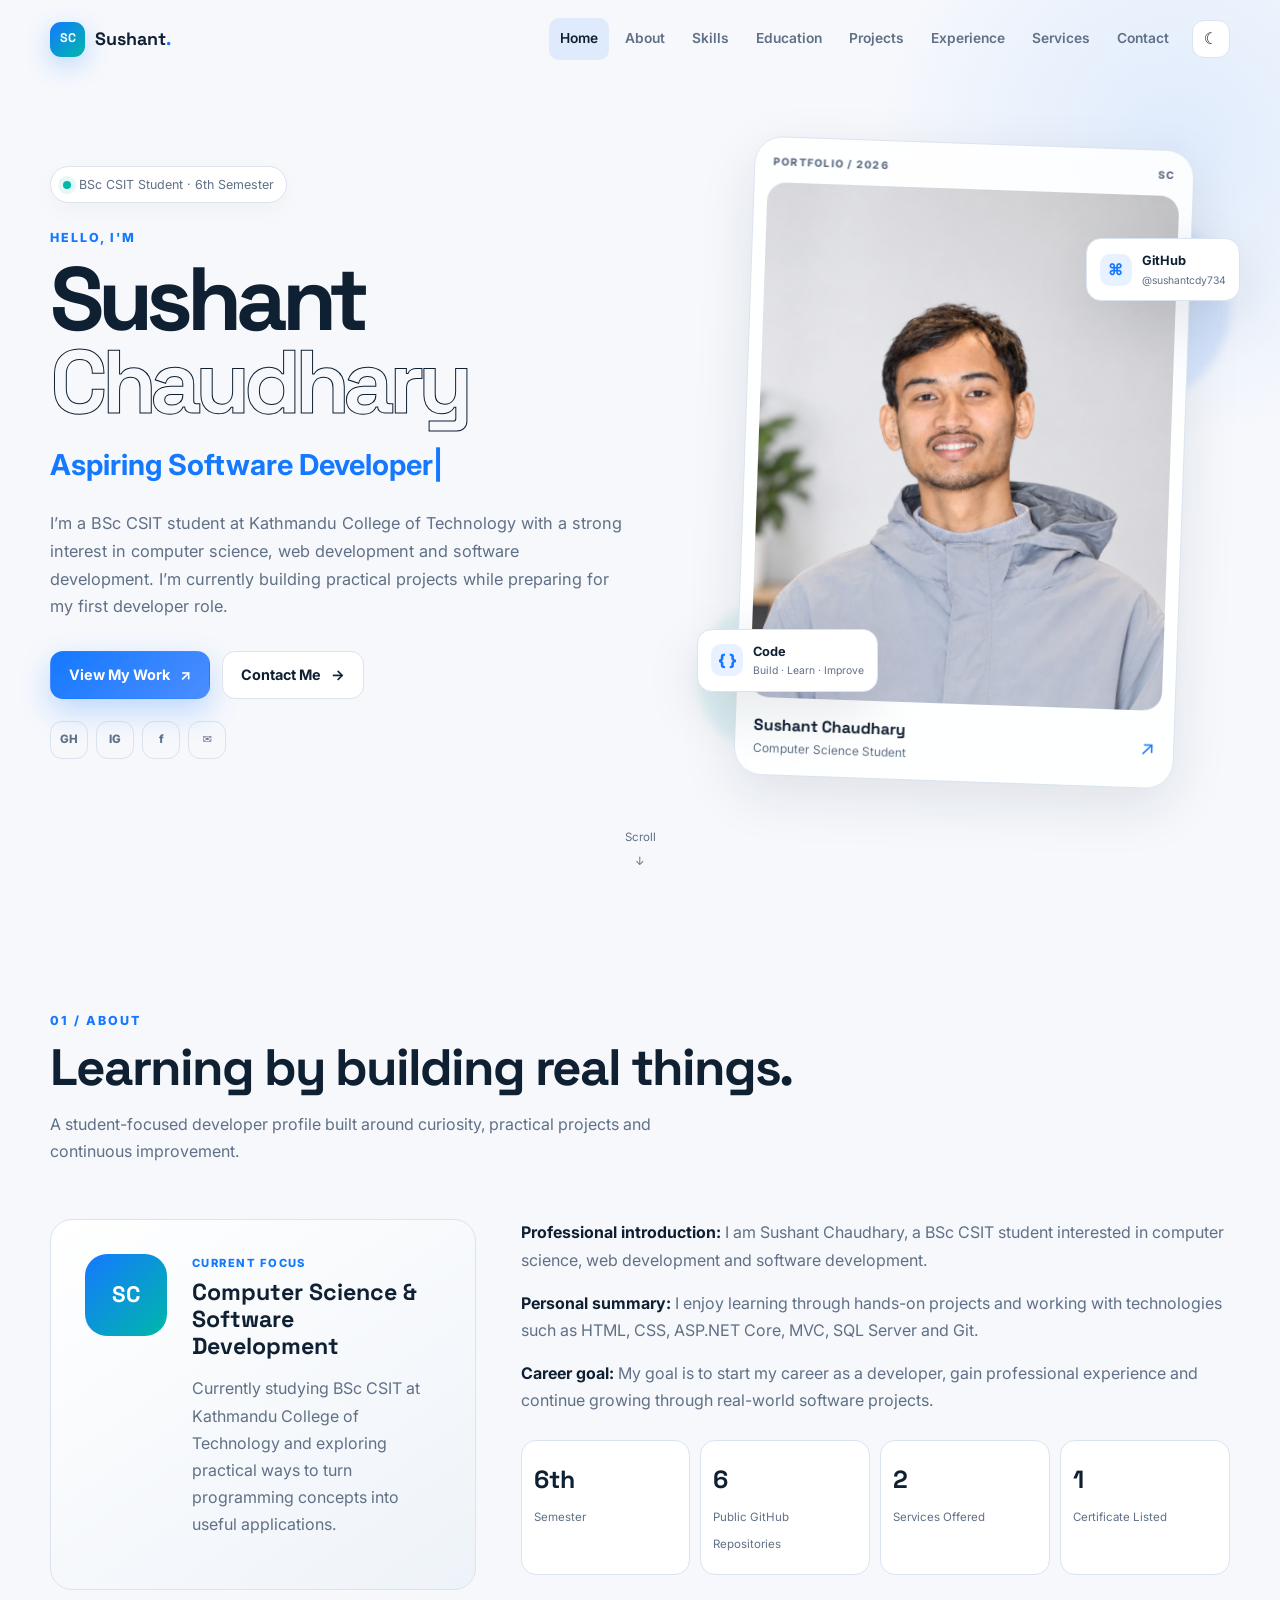
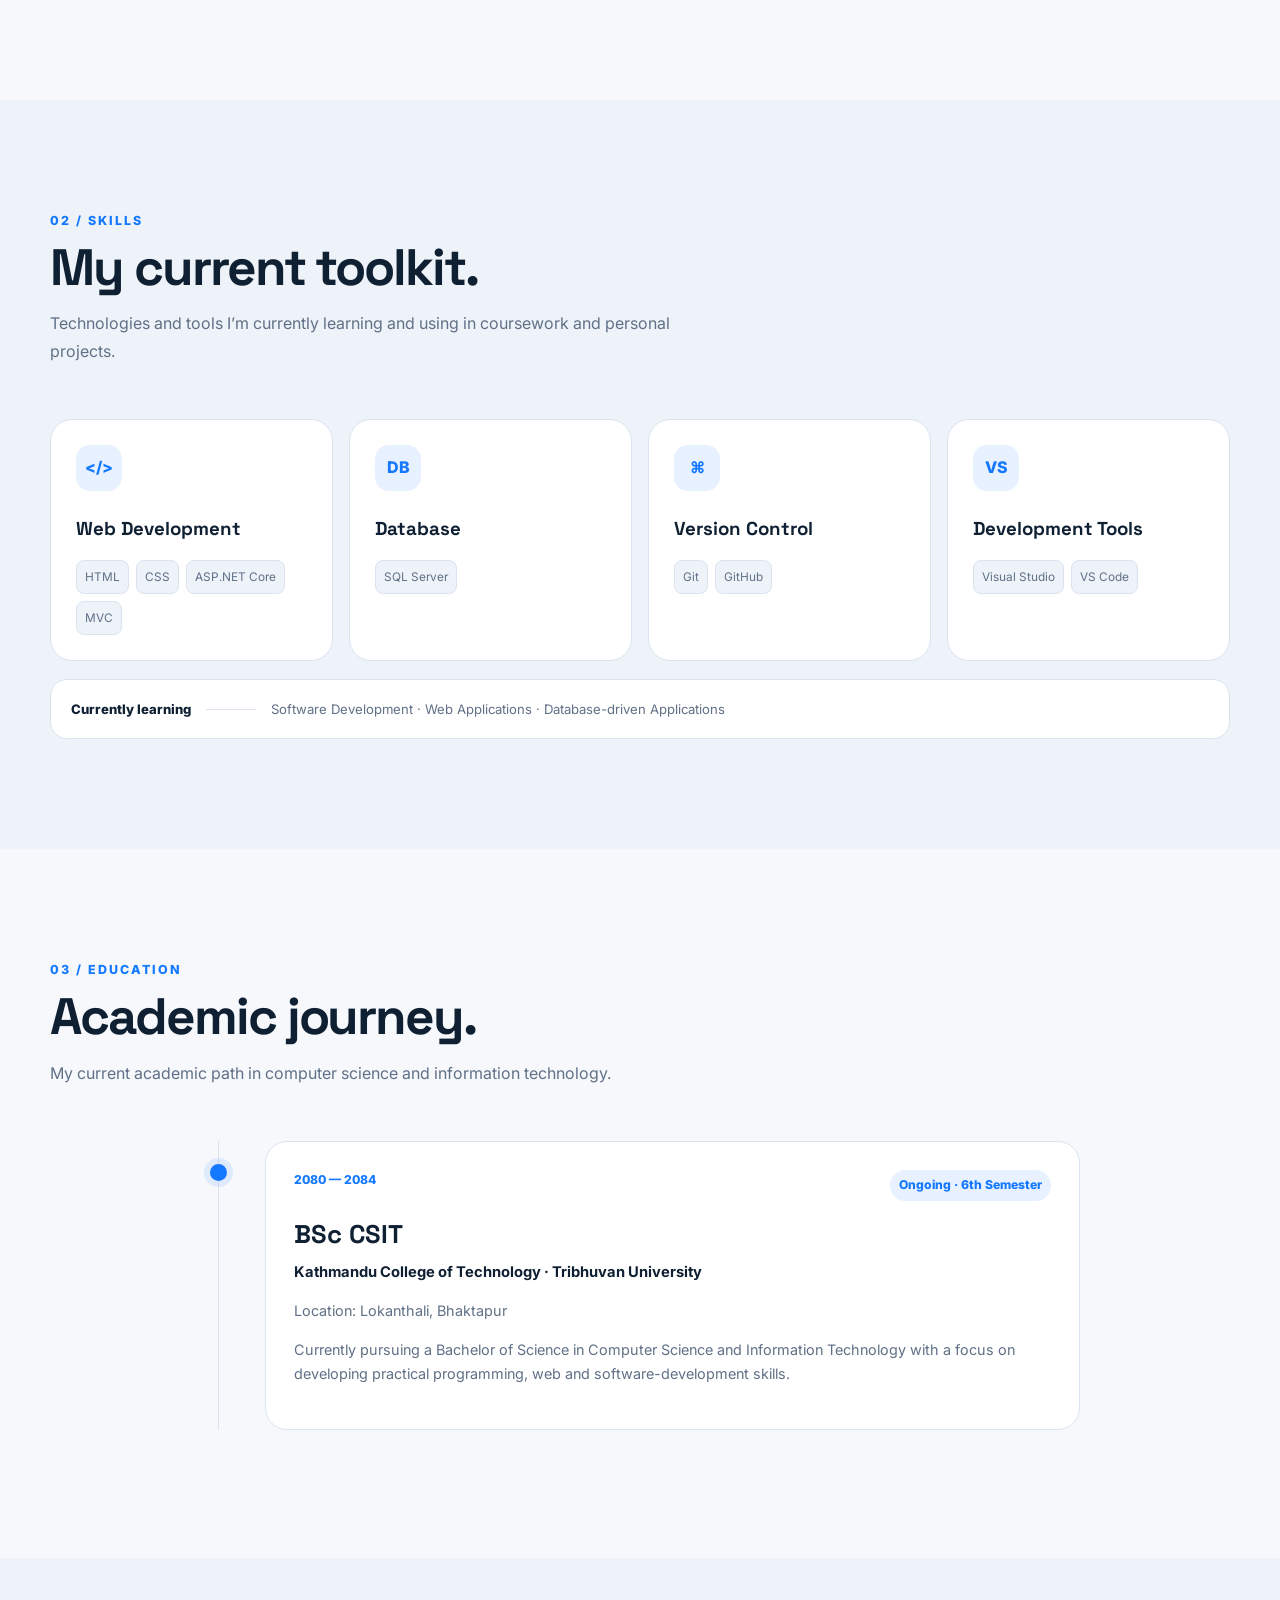
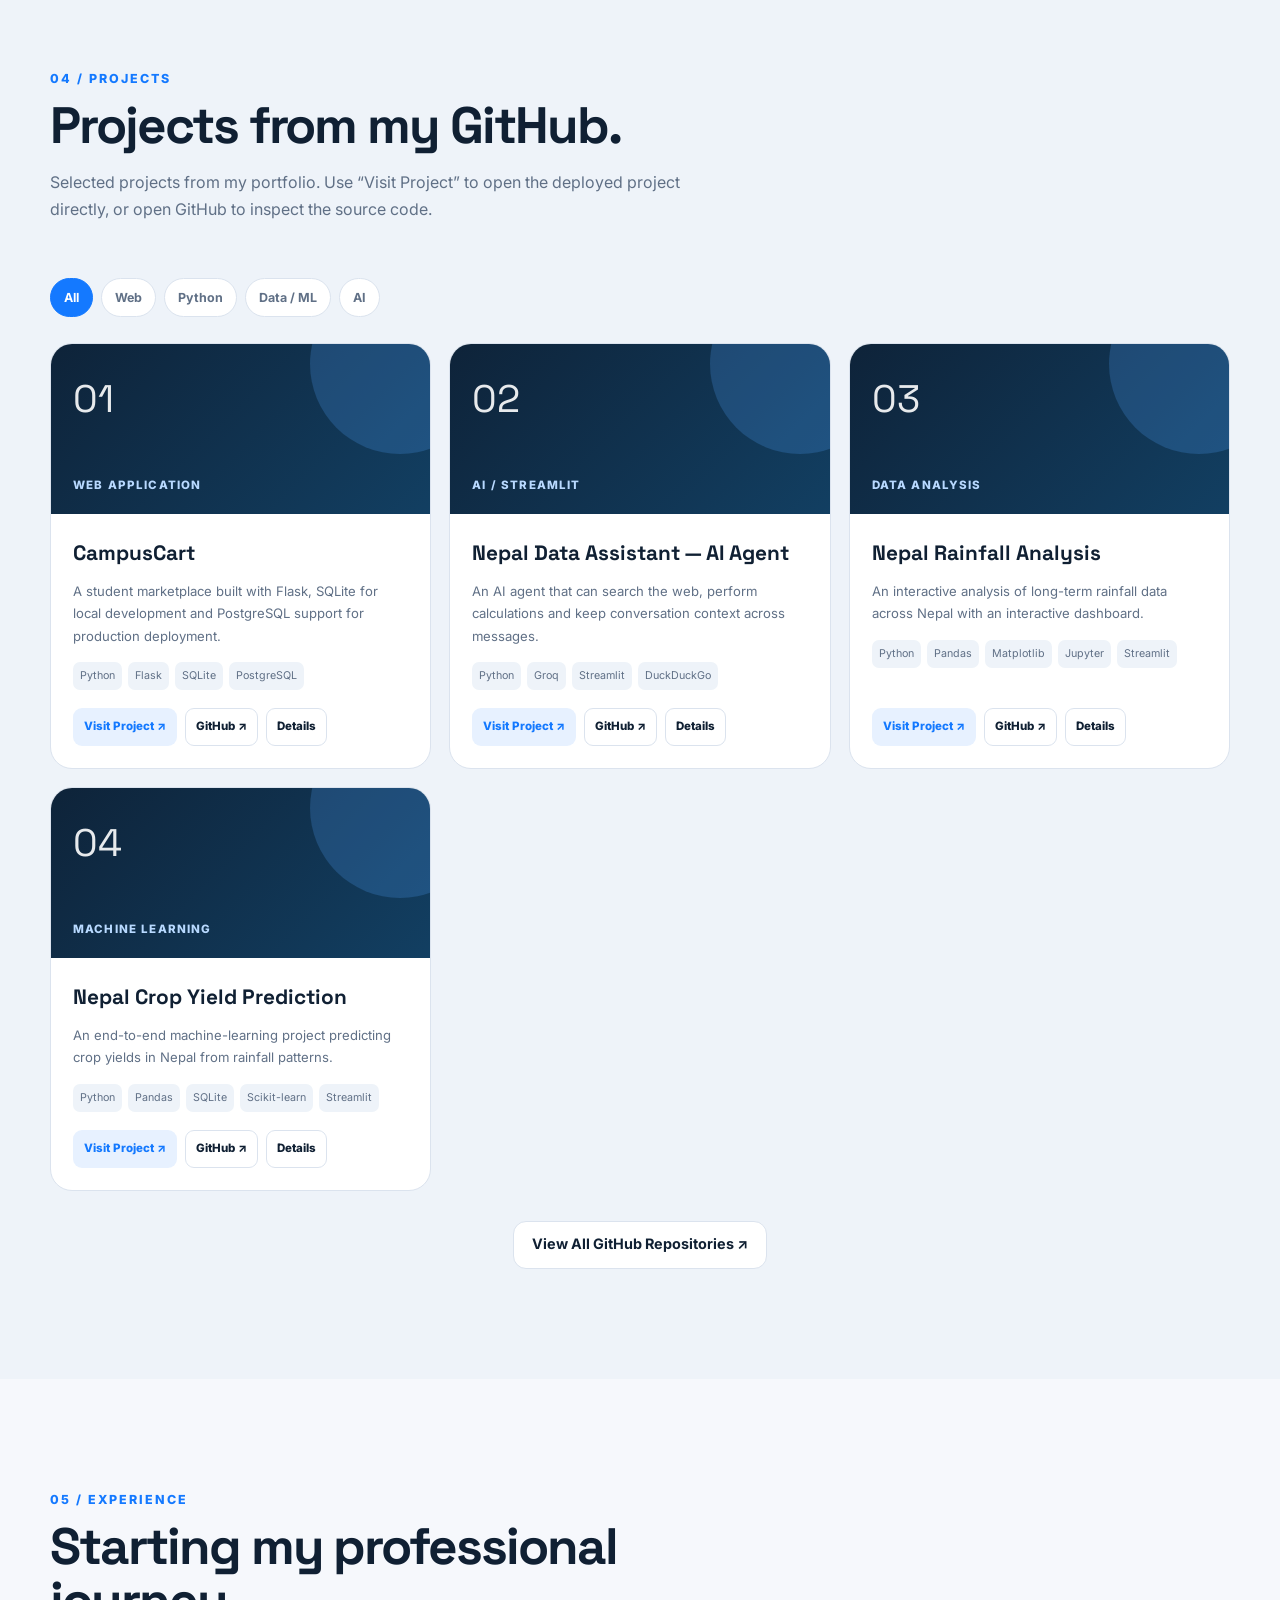
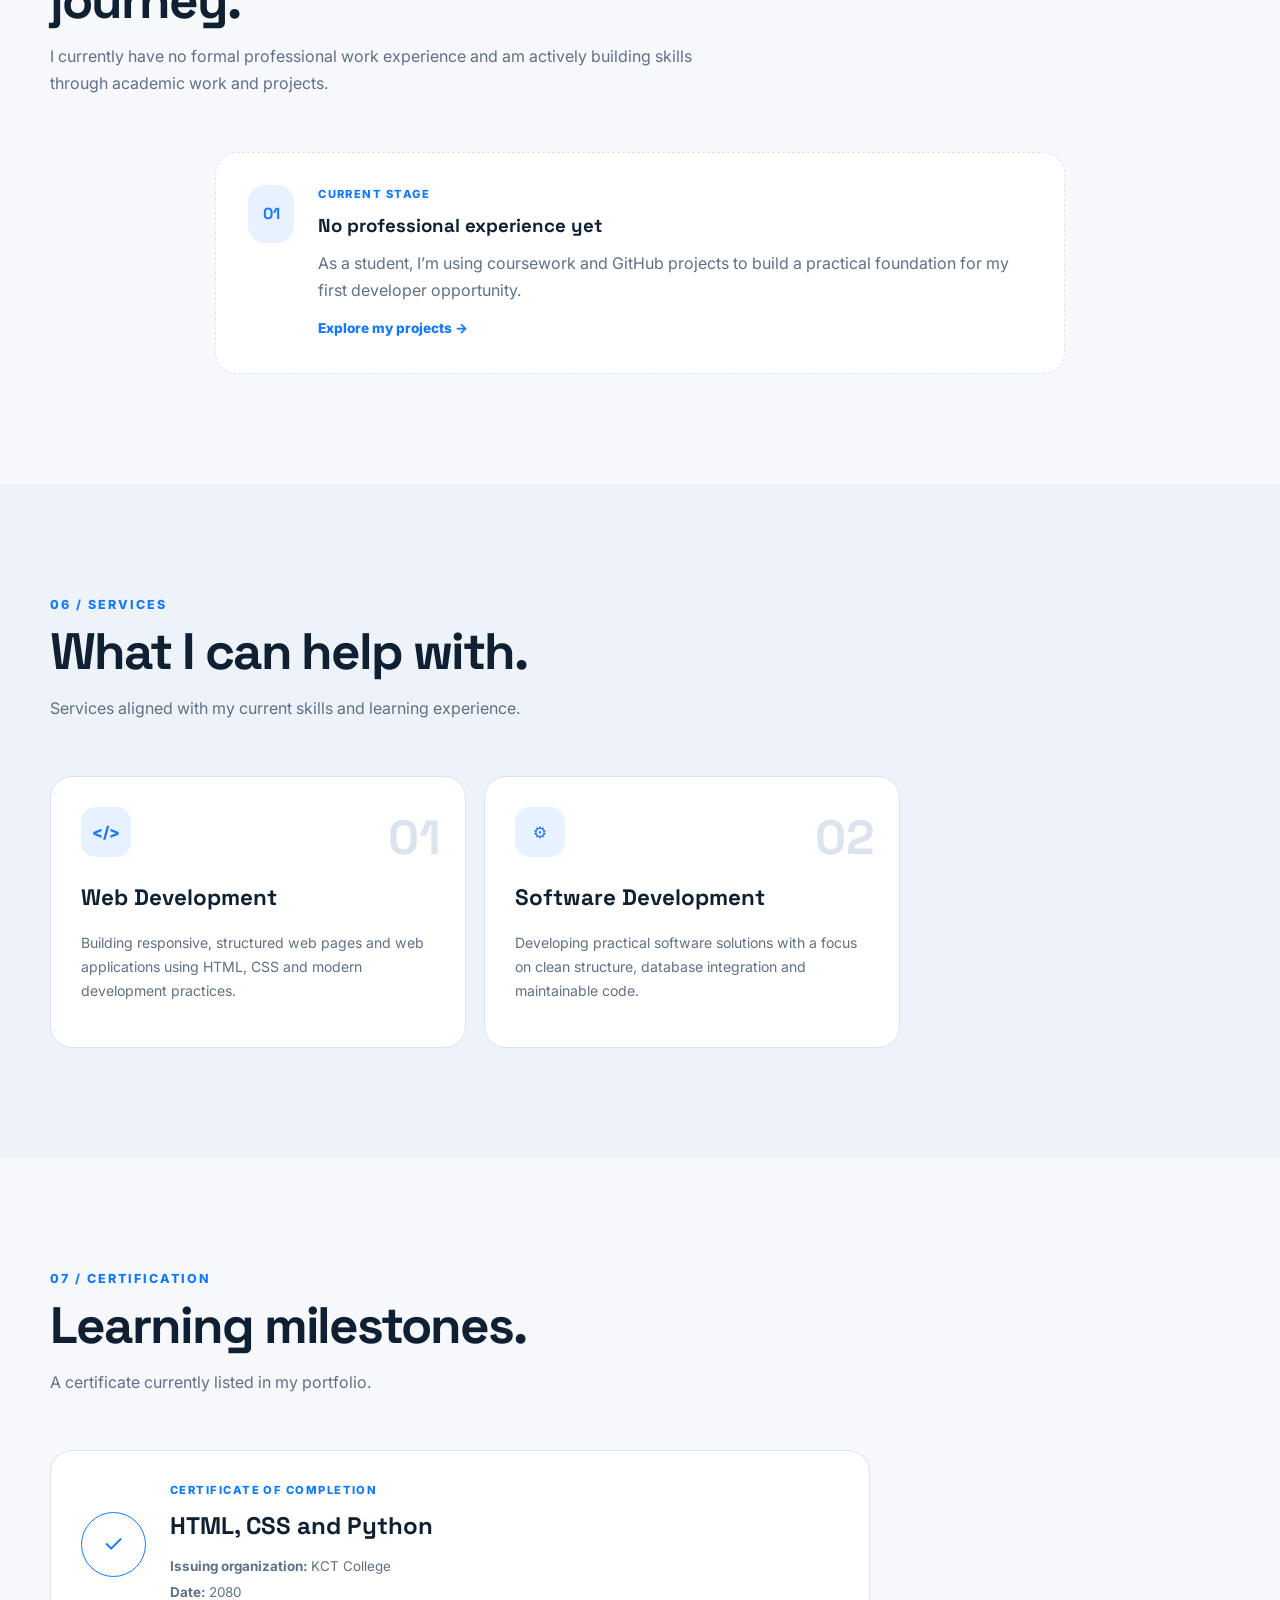
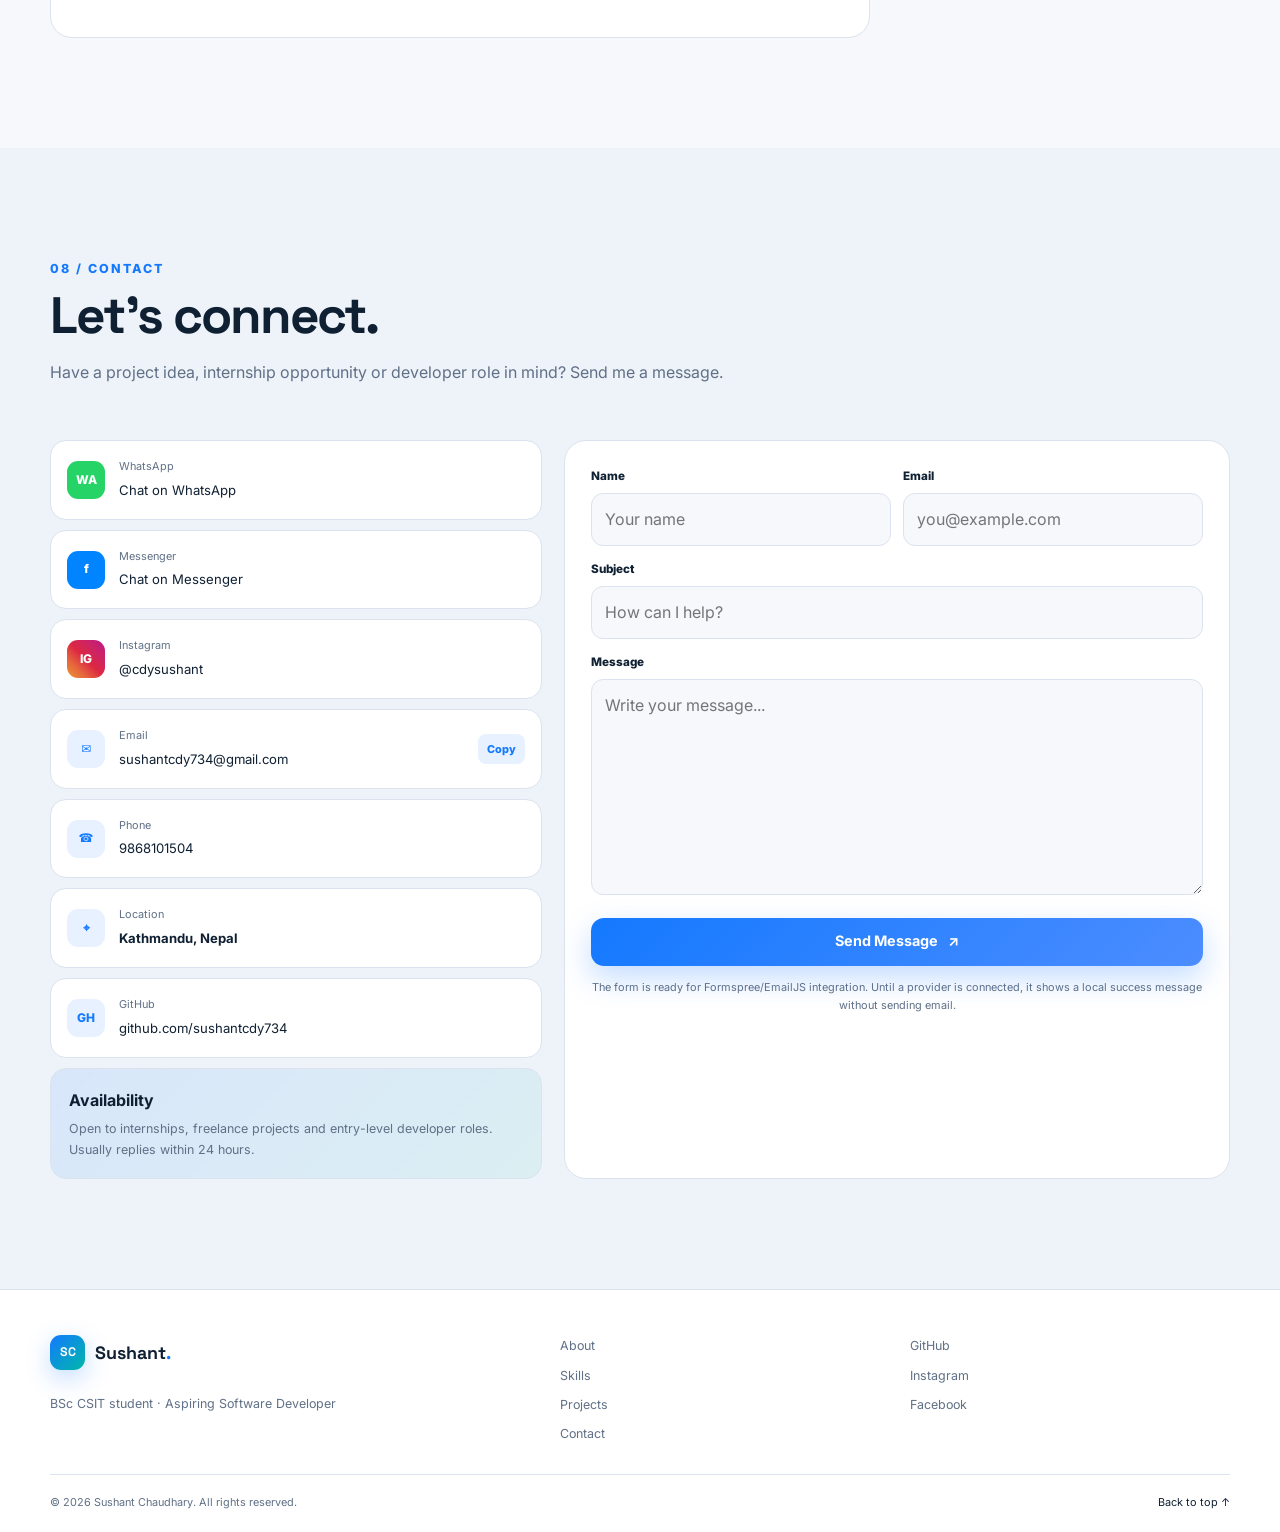
<file: index.html>
<!doctype html>
<html lang="en">
<head>
  <meta charset="utf-8">
  <meta name="viewport" content="width=device-width, initial-scale=1">
  <meta name="description" content="Sushant Chaudhary — BSc CSIT student and aspiring software developer. Explore skills, education, projects, certifications and contact information.">
  <meta name="keywords" content="Sushant Chaudhary, BSc CSIT, software developer, web development, ASP.NET Core, MVC, SQL Server, GitHub, Kathmandu">
  <meta name="author" content="Sushant Chaudhary">
  <meta property="og:title" content="Sushant Chaudhary | Developer Portfolio">
  <meta property="og:description" content="Portfolio of Sushant Chaudhary, a BSc CSIT student interested in computer science and software development.">
  <meta property="og:type" content="website">
  <meta property="og:image" content="images/profile.jpg">
  <meta name="theme-color" content="#08111f">
  <title>Sushant Chaudhary | Developer Portfolio</title>
  <link rel="icon" href="images/profile.jpg" type="image/jpeg">
  <link rel="preconnect" href="https://fonts.googleapis.com">
  <link rel="preconnect" href="https://fonts.gstatic.com" crossorigin>
  <link href="https://fonts.googleapis.com/css2?family=Inter:wght@400;500;600;700;800&family=Space+Grotesk:wght@500;600;700&display=swap" rel="stylesheet">
  <link rel="stylesheet" href="css/style.css">
</head>
<body>
  <div id="loader" class="loader" aria-label="Loading"><div class="loader-ring"></div></div>
  <div class="scroll-progress" id="scrollProgress"></div>

  <header class="site-header" id="siteHeader">
    <nav class="navbar container" aria-label="Primary navigation">
      <a class="brand" href="#home" aria-label="Sushant Chaudhary home">
        <span class="brand-mark">SC</span><span>Sushant<span class="brand-dot">.</span></span>
      </a>

      <button class="menu-toggle" id="menuToggle" aria-label="Open navigation menu" aria-expanded="false" aria-controls="navMenu">
        <span></span><span></span><span></span>
      </button>

      <div class="nav-menu" id="navMenu">
        <a href="#home" class="nav-link active">Home</a>
        <a href="#about" class="nav-link">About</a>
        <a href="#skills" class="nav-link">Skills</a>
        <a href="#education" class="nav-link">Education</a>
        <a href="#projects" class="nav-link">Projects</a>
        <a href="#experience" class="nav-link">Experience</a>
        <a href="#services" class="nav-link">Services</a>
        <a href="#contact" class="nav-link">Contact</a>
        <button class="theme-toggle" id="themeToggle" aria-label="Toggle dark and light mode" title="Toggle theme">☾</button>
      </div>
    </nav>
  </header>

  <main>
    <section id="home" class="hero section">
      <div class="hero-grid container">
        <div class="hero-copy reveal">
          <div class="status-pill"><span></span> BSc CSIT Student · 6th Semester</div>
          <p class="eyebrow">Hello, I'm</p>
          <h1>Sushant <span>Chaudhary</span></h1>
          <h2><span id="typingText">Aspiring Software Developer</span><span class="typing-cursor" aria-hidden="true">|</span></h2>
          <p class="hero-description">
            I’m a BSc CSIT student at Kathmandu College of Technology with a strong interest in computer science,
            web development and software development. I’m currently building practical projects while preparing for my first developer role.
          </p>
          <div class="hero-actions">
            <a class="btn btn-primary" href="#projects">View My Work <span>↗</span></a>
            <a class="btn btn-secondary" href="#contact">Contact Me <span>→</span></a>
          </div>
          <div class="social-links" aria-label="Social links">
            <a href="https://github.com/sushantcdy734" target="_blank" rel="noopener noreferrer" aria-label="GitHub">GH</a>
            <a href="https://www.instagram.com/cdysushant/?hl=en" target="_blank" rel="noopener noreferrer" aria-label="Instagram">IG</a>
            <a href="https://www.facebook.com/sushant.chaudhary.543792" target="_blank" rel="noopener noreferrer" aria-label="Facebook">f</a>
            <a href="mailto:sushantcdy734@gmail.com" aria-label="Email">✉</a>
          </div>
        </div>

        <div class="hero-visual reveal">
          <div class="glow glow-one"></div>
          <div class="glow glow-two"></div>
          <div class="profile-card">
            <div class="profile-topline"><span>PORTFOLIO / 2026</span><span>SC</span></div>
            <img src="images/profile.jpg" alt="Portrait of Sushant Chaudhary" loading="eager">
            <div class="profile-caption">
              <div>
                <strong>Sushant Chaudhary</strong>
                <span>Computer Science Student</span>
              </div>
              <span class="profile-arrow">↗</span>
            </div>
          </div>
          <div class="floating-card floating-card-one"><span class="mini-icon">{ }</span><div><strong>Code</strong><small>Build · Learn · Improve</small></div></div>
          <div class="floating-card floating-card-two"><span class="mini-icon">⌘</span><div><strong>GitHub</strong><small>@sushantcdy734</small></div></div>
        </div>
      </div>
      <a class="scroll-hint" href="#about" aria-label="Scroll to About section"><span>Scroll</span> ↓</a>
    </section>

    <section id="about" class="section">
      <div class="container">
        <div class="section-heading reveal">
          <p class="eyebrow">01 / About</p>
          <h2>Learning by building real things.</h2>
          <p>A student-focused developer profile built around curiosity, practical projects and continuous improvement.</p>
        </div>

        <div class="about-grid">
          <div class="about-panel reveal">
            <div class="about-number">SC</div>
            <div>
              <span class="panel-label">Current focus</span>
              <h3>Computer Science & Software Development</h3>
              <p>Currently studying BSc CSIT at Kathmandu College of Technology and exploring practical ways to turn programming concepts into useful applications.</p>
            </div>
          </div>

          <div class="about-copy reveal">
            <p><strong>Professional introduction:</strong> I am Sushant Chaudhary, a BSc CSIT student interested in computer science, web development and software development.</p>
            <p><strong>Personal summary:</strong> I enjoy learning through hands-on projects and working with technologies such as HTML, CSS, ASP.NET Core, MVC, SQL Server and Git.</p>
            <p><strong>Career goal:</strong> My goal is to start my career as a developer, gain professional experience and continue growing through real-world software projects.</p>

            <div class="stats-grid">
              <div class="stat"><strong>6th</strong><span>Semester</span></div>
              <div class="stat"><strong>6</strong><span>Public GitHub Repositories</span></div>
              <div class="stat"><strong>2</strong><span>Services Offered</span></div>
              <div class="stat"><strong>1</strong><span>Certificate Listed</span></div>
            </div>
          </div>
        </div>
      </div>
    </section>

    <section id="skills" class="section section-muted">
      <div class="container">
        <div class="section-heading reveal">
          <p class="eyebrow">02 / Skills</p>
          <h2>My current toolkit.</h2>
          <p>Technologies and tools I’m currently learning and using in coursework and personal projects.</p>
        </div>

        <div class="skills-grid">
          <article class="skill-card reveal">
            <div class="skill-icon">&lt;/&gt;</div>
            <h3>Web Development</h3>
            <div class="skill-tags">
              <span>HTML</span><span>CSS</span><span>ASP.NET Core</span><span>MVC</span>
            </div>
          </article>
          <article class="skill-card reveal">
            <div class="skill-icon">DB</div>
            <h3>Database</h3>
            <div class="skill-tags">
              <span>SQL Server</span>
            </div>
          </article>
          <article class="skill-card reveal">
            <div class="skill-icon">⌘</div>
            <h3>Version Control</h3>
            <div class="skill-tags">
              <span>Git</span><span>GitHub</span>
            </div>
          </article>
          <article class="skill-card reveal">
            <div class="skill-icon">VS</div>
            <h3>Development Tools</h3>
            <div class="skill-tags">
              <span>Visual Studio</span><span>VS Code</span>
            </div>
          </article>
        </div>

        <div class="learning-strip reveal">
          <span class="learning-label">Currently learning</span>
          <div class="learning-line"></div>
          <span>Software Development · Web Applications · Database-driven Applications</span>
        </div>
      </div>
    </section>

    <section id="education" class="section">
      <div class="container">
        <div class="section-heading reveal">
          <p class="eyebrow">03 / Education</p>
          <h2>Academic journey.</h2>
          <p>My current academic path in computer science and information technology.</p>
        </div>

        <div class="timeline">
          <article class="timeline-item reveal">
            <div class="timeline-dot"></div>
            <div class="timeline-card">
              <div class="timeline-meta"><span>2080 — 2084</span><span class="badge">Ongoing · 6th Semester</span></div>
              <h3>BSc CSIT</h3>
              <h4>Kathmandu College of Technology · Tribhuvan University</h4>
              <p>Location: Lokanthali, Bhaktapur</p>
              <p>Currently pursuing a Bachelor of Science in Computer Science and Information Technology with a focus on developing practical programming, web and software-development skills.</p>
            </div>
          </article>
        </div>
      </div>
    </section>

    <section id="projects" class="section section-muted">
      <div class="container">
        <div class="section-heading reveal">
          <p class="eyebrow">04 / Projects</p>
          <h2>Projects from my GitHub.</h2>
          <p>Selected projects from my portfolio. Use “Visit Project” to open the deployed project directly, or open GitHub to inspect the source code.</p>
        </div>

        <div class="filter-row reveal" role="group" aria-label="Project filters">
          <button class="filter-btn active" data-filter="all">All</button>
          <button class="filter-btn" data-filter="web">Web</button>
          <button class="filter-btn" data-filter="python">Python</button>
          <button class="filter-btn" data-filter="data">Data / ML</button>
          <button class="filter-btn" data-filter="ai">AI</button>
        </div>

        <div id="projectGrid" class="projects-grid"></div>

        <div class="projects-footer reveal">
          <a class="btn btn-secondary" href="https://github.com/sushantcdy734?tab=repositories" target="_blank" rel="noopener noreferrer">View All GitHub Repositories ↗</a>
        </div>
      </div>
    </section>

    <section id="experience" class="section">
      <div class="container">
        <div class="section-heading reveal">
          <p class="eyebrow">05 / Experience</p>
          <h2>Starting my professional journey.</h2>
          <p>I currently have no formal professional work experience and am actively building skills through academic work and projects.</p>
        </div>

        <div class="experience-empty reveal">
          <div class="empty-icon">01</div>
          <div>
            <span class="panel-label">Current stage</span>
            <h3>No professional experience yet</h3>
            <p>As a student, I’m using coursework and GitHub projects to build a practical foundation for my first developer opportunity.</p>
            <a href="#projects" class="text-link">Explore my projects →</a>
          </div>
        </div>
      </div>
    </section>

    <section id="services" class="section section-muted">
      <div class="container">
        <div class="section-heading reveal">
          <p class="eyebrow">06 / Services</p>
          <h2>What I can help with.</h2>
          <p>Services aligned with my current skills and learning experience.</p>
        </div>

        <div class="services-grid">
          <article class="service-card reveal">
            <span class="service-number">01</span>
            <div class="service-icon">&lt;/&gt;</div>
            <h3>Web Development</h3>
            <p>Building responsive, structured web pages and web applications using HTML, CSS and modern development practices.</p>
          </article>
          <article class="service-card reveal">
            <span class="service-number">02</span>
            <div class="service-icon">⚙</div>
            <h3>Software Development</h3>
            <p>Developing practical software solutions with a focus on clean structure, database integration and maintainable code.</p>
          </article>
        </div>
      </div>
    </section>

    <section id="certifications" class="section">
      <div class="container">
        <div class="section-heading reveal">
          <p class="eyebrow">07 / Certification</p>
          <h2>Learning milestones.</h2>
          <p>A certificate currently listed in my portfolio.</p>
        </div>

        <article class="certificate-card reveal">
          <div class="certificate-seal">✓</div>
          <div>
            <span class="panel-label">Certificate of Completion</span>
            <h3>HTML, CSS and Python</h3>
            <p><strong>Issuing organization:</strong> KCT College</p>
            <p><strong>Date:</strong> 2080</p>
          </div>
        </article>
      </div>
    </section>

    <section id="contact" class="section section-muted">
      <div class="container">
        <div class="section-heading reveal">
          <p class="eyebrow">08 / Contact</p>
          <h2>Let's connect.</h2>
          <p>Have a project idea, internship opportunity or developer role in mind? Send me a message.</p>
        </div>

        <div class="contact-grid">
          <div class="contact-info reveal">
  <!-- WhatsApp -->
  <div class="contact-card">
    <span class="contact-icon" style="background:#25D366; color:white;">WA</span>
    <div><span>WhatsApp</span><a href="https://wa.me/9779868101504?text=Hello%20Sushant,%20I%20saw%20your%20portfolio!" target="_blank" rel="noopener noreferrer">Chat on WhatsApp</a></div>
  </div>
  
  <!-- Facebook Messenger -->
  <div class="contact-card">
    <span class="contact-icon" style="background:#0084FF; color:white;">f</span>
    <div><span>Messenger</span><a href="https://m.me/sushant.chaudhary.543792" target="_blank" rel="noopener noreferrer">Chat on Messenger</a></div>
  </div>

  <!-- Instagram -->
  <div class="contact-card">
    <span class="contact-icon" style="background:linear-gradient(45deg, #f09433, #e6683c, #dc2743, #cc2366, #bc1888); color:white;">IG</span>
    <div><span>Instagram</span><a href="https://www.instagram.com/cdysushant/?hl=en" target="_blank" rel="noopener noreferrer">@cdysushant</a></div>
  </div>

  <!-- Email (Your existing card) -->
  <div class="contact-card">
    <span class="contact-icon">✉</span>
    <div><span>Email</span><a href="mailto:sushantcdy734@gmail.com">sushantcdy734@gmail.com</a></div>
    <button class="copy-btn" data-copy="sushantcdy734@gmail.com" aria-label="Copy email">Copy</button>
  </div>
            <div class="contact-card">
              <span class="contact-icon">☎</span>
              <div><span>Phone</span><a href="tel:+9779868101504">9868101504</a></div>
            </div>
            <div class="contact-card">
              <span class="contact-icon">⌖</span>
              <div><span>Location</span><strong>Kathmandu, Nepal</strong></div>
            </div>
            <div class="contact-card">
              <span class="contact-icon">GH</span>
              <div><span>GitHub</span><a href="https://github.com/sushantcdy734" target="_blank" rel="noopener noreferrer">github.com/sushantcdy734</a></div>
            </div>

            <div class="contact-note">
            <strong>Availability</strong>
            <p>Open to internships, freelance projects and entry-level developer roles. Usually replies within 24 hours.</p>
              </div>
          </div>

          <form id="contactForm" class="contact-form reveal" action="https://formspree.io/f/mrpblqgd" method="POST" novalidate>
            <div class="form-row">
              <label><span>Name</span><input type="text" name="name" autocomplete="name" required minlength="2" placeholder="Your name"></label>
              <label><span>Email</span><input type="email" name="email" autocomplete="email" required placeholder="you@example.com"></label>
            </div>
            <label><span>Subject</span><input type="text" name="subject" required minlength="3" placeholder="How can I help?"></label>
            <label><span>Message</span><textarea name="message" rows="7" required minlength="10" placeholder="Write your message..."></textarea></label>
            <button class="btn btn-primary submit-btn" type="submit">Send Message <span>↗</span></button>
            <p class="form-note">The form is ready for Formspree/EmailJS integration. Until a provider is connected, it shows a local success message without sending email.</p>
          </form>
        </div>
      </div>
    </section>
  </main>

  <footer class="footer">
    <div class="container footer-grid">
      <div>
        <a class="brand footer-brand" href="#home"><span class="brand-mark">SC</span><span>Sushant<span class="brand-dot">.</span></span></a>
        <p>BSc CSIT student · Aspiring Software Developer</p>
      </div>
      <div class="footer-links">
        <a href="#about">About</a><a href="#skills">Skills</a><a href="#projects">Projects</a><a href="#contact">Contact</a>
      </div>
      <div class="footer-socials">
        <a href="https://github.com/sushantcdy734" target="_blank" rel="noopener noreferrer">GitHub</a>
        <a href="https://www.instagram.com/cdysushant/?hl=en" target="_blank" rel="noopener noreferrer">Instagram</a>
        <a href="https://www.facebook.com/sushant.chaudhary.543792" target="_blank" rel="noopener noreferrer">Facebook</a>
      </div>
    </div>
    <div class="container footer-bottom">
      <span>© <span id="year"></span> Sushant Chaudhary. All rights reserved.</span>
      <a href="#home">Back to top ↑</a>
    </div>
  </footer>

  <div class="modal" id="projectModal" aria-hidden="true">
    <div class="modal-backdrop" data-close-modal></div>
    <div class="modal-dialog" role="dialog" aria-modal="true" aria-labelledby="modalTitle">
      <button class="modal-close" id="modalClose" aria-label="Close project details">×</button>
      <div id="modalContent"></div>
    </div>
  </div>

  <div class="toast" id="toast" role="status" aria-live="polite"></div>
  <button class="back-to-top" id="backToTop" aria-label="Back to top">↑</button>

  <script src="js/script.js"></script>
</body>
</html>
</file>
<file: css/style.css>
:root{
  --bg:#f6f8fc;
  --surface:#ffffff;
  --surface-2:#eef3f9;
  --text:#102033;
  --muted:#607086;
  --line:#dbe3ee;
  --accent:#1479ff;
  --accent-2:#00b8a9;
  --accent-soft:rgba(20,121,255,.10);
  --shadow:0 18px 55px rgba(16,32,51,.10);
  --radius:22px;
  --max:1180px;
}
html[data-theme="dark"]{
  --bg:#07101d;
  --surface:#0d1827;
  --surface-2:#101f31;
  --text:#edf5ff;
  --muted:#9eb0c4;
  --line:#213249;
  --accent:#53a4ff;
  --accent-2:#39d5c5;
  --accent-soft:rgba(83,164,255,.12);
  --shadow:0 22px 70px rgba(0,0,0,.32);
}
*{box-sizing:border-box}
html{scroll-behavior:smooth;scroll-padding-top:90px}
body{margin:0;font-family:Inter,system-ui,sans-serif;background:var(--bg);color:var(--text);line-height:1.7;overflow-x:hidden}
body.menu-open{overflow:hidden}
a{color:inherit;text-decoration:none}
button,input,textarea{font:inherit}
button{cursor:pointer}
img{max-width:100%;display:block}
.container{width:min(calc(100% - 40px),var(--max));margin-inline:auto}
.section{padding:110px 0}
.section-muted{background:var(--surface-2)}
.eyebrow{margin:0 0 10px;color:var(--accent);font-size:.78rem;font-weight:800;letter-spacing:.16em;text-transform:uppercase}
.section-heading{max-width:760px;margin-bottom:54px}
.section-heading h2{font-family:"Space Grotesk",sans-serif;font-size:clamp(2rem,4vw,3.5rem);line-height:1.05;margin:0 0 16px;letter-spacing:-.04em}
.section-heading p:last-child{color:var(--muted);margin:0;max-width:680px}
.site-header{position:fixed;z-index:50;inset:0 0 auto;background:transparent;transition:.3s ease}
.site-header.scrolled{background:color-mix(in srgb,var(--bg) 86%,transparent);backdrop-filter:blur(18px);border-bottom:1px solid var(--line)}
.navbar{min-height:78px;display:flex;align-items:center;justify-content:space-between;gap:20px}
.brand{display:inline-flex;align-items:center;gap:10px;font-family:"Space Grotesk",sans-serif;font-weight:800;font-size:1.12rem}
.brand-mark{width:35px;height:35px;border-radius:11px;display:grid;place-items:center;background:linear-gradient(135deg,var(--accent),var(--accent-2));color:#fff;font-size:.78rem;box-shadow:0 8px 25px rgba(20,121,255,.25)}
.brand-dot{color:var(--accent)}
.nav-menu{display:flex;align-items:center;gap:5px}
.nav-link{padding:9px 11px;border-radius:10px;color:var(--muted);font-size:.86rem;font-weight:600;transition:.2s}
.nav-link:hover,.nav-link.active{color:var(--text);background:var(--accent-soft)}
.theme-toggle{width:38px;height:38px;border:1px solid var(--line);background:var(--surface);color:var(--text);border-radius:12px;margin-left:7px}
.menu-toggle{display:none;width:44px;height:44px;border:1px solid var(--line);background:var(--surface);border-radius:12px}
.menu-toggle span{display:block;width:19px;height:2px;background:var(--text);margin:4px auto}
.scroll-progress{position:fixed;z-index:100;left:0;top:0;width:0;height:3px;background:linear-gradient(90deg,var(--accent),var(--accent-2))}
.hero{min-height:100vh;display:grid;align-items:center;padding-top:135px;position:relative;overflow:hidden}
.hero:before{content:"";position:absolute;width:650px;height:650px;right:-220px;top:-180px;border-radius:50%;background:radial-gradient(circle,var(--accent-soft),transparent 65%);pointer-events:none}
.hero-grid{display:grid;grid-template-columns:1.04fr .96fr;gap:70px;align-items:center}
.status-pill{display:inline-flex;align-items:center;gap:8px;padding:7px 12px;border:1px solid var(--line);border-radius:999px;background:var(--surface);font-size:.78rem;color:var(--muted);margin-bottom:24px;box-shadow:0 8px 25px rgba(0,0,0,.03)}
.status-pill span{width:8px;height:8px;border-radius:50%;background:var(--accent-2);box-shadow:0 0 0 5px rgba(0,184,169,.1)}
.hero-copy h1{font-family:"Space Grotesk",sans-serif;font-size:clamp(3.3rem,7vw,6.5rem);line-height:.92;letter-spacing:-.07em;margin:0 0 18px}
.hero-copy h1 span{display:block;color:transparent;-webkit-text-stroke:1px var(--text)}
.hero-copy h2{font-size:clamp(1.2rem,2.4vw,1.8rem);margin:0 0 20px;color:var(--accent)}
.typing-cursor{animation:blink .8s infinite}
@keyframes blink{50%{opacity:0}}
.hero-description{max-width:690px;color:var(--muted);font-size:1.02rem}
.hero-actions{display:flex;flex-wrap:wrap;gap:12px;margin:30px 0 22px}
.btn{display:inline-flex;align-items:center;justify-content:center;gap:10px;min-height:48px;padding:0 18px;border-radius:13px;border:1px solid transparent;font-weight:700;font-size:.9rem;transition:.25s;position:relative;overflow:hidden}
.btn:hover{transform:translateY(-2px)}
.btn-primary{color:#fff;background:linear-gradient(135deg,var(--accent),#4c8dff);box-shadow:0 12px 30px rgba(20,121,255,.25)}
.btn-secondary{border-color:var(--line);background:var(--surface);color:var(--text)}
.social-links{display:flex;gap:8px}
.social-links a{width:38px;height:38px;border:1px solid var(--line);border-radius:12px;display:grid;place-items:center;color:var(--muted);font-weight:800;font-size:.72rem;transition:.2s}
.social-links a:hover{color:var(--accent);border-color:var(--accent);transform:translateY(-2px)}
.hero-visual{position:relative;min-height:590px;display:grid;place-items:center}
.profile-card{position:relative;width:min(100%,440px);padding:13px;border:1px solid var(--line);border-radius:28px;background:color-mix(in srgb,var(--surface) 88%,transparent);backdrop-filter:blur(14px);box-shadow:var(--shadow);transform:rotate(2deg)}
.profile-card img{width:100%;aspect-ratio:4/5;object-fit:cover;object-position:center top;border-radius:19px}
.profile-topline{display:flex;justify-content:space-between;color:var(--muted);font-size:.65rem;font-weight:800;letter-spacing:.12em;padding:3px 5px 11px}
.profile-caption{display:flex;align-items:center;justify-content:space-between;padding:14px 5px 3px}
.profile-caption strong,.profile-caption span{display:block}
.profile-caption strong{font-family:"Space Grotesk",sans-serif}
.profile-caption span:not(.profile-arrow){color:var(--muted);font-size:.75rem}
.profile-arrow{font-size:1.2rem;color:var(--accent)}
.floating-card{position:absolute;z-index:2;display:flex;align-items:center;gap:10px;padding:11px 13px;border:1px solid var(--line);border-radius:15px;background:var(--surface);box-shadow:var(--shadow)}
.floating-card-one{left:0;bottom:90px}.floating-card-two{right:-10px;top:95px}
.floating-card strong,.floating-card small{display:block}.floating-card strong{font-size:.8rem}.floating-card small{font-size:.65rem;color:var(--muted)}
.mini-icon{width:32px;height:32px;border-radius:10px;display:grid;place-items:center;background:var(--accent-soft);color:var(--accent);font-weight:800}
.glow{position:absolute;border-radius:50%;filter:blur(4px);opacity:.7}.glow-one{width:190px;height:190px;background:rgba(20,121,255,.16);top:70px;right:0}.glow-two{width:150px;height:150px;background:rgba(0,184,169,.12);bottom:30px;left:0}
.scroll-hint{position:absolute;bottom:28px;left:50%;transform:translateX(-50%);color:var(--muted);font-size:.72rem;display:flex;flex-direction:column;align-items:center;gap:5px}
.about-grid{display:grid;grid-template-columns:.75fr 1.25fr;gap:45px;align-items:stretch}
.about-panel{padding:34px;border:1px solid var(--line);border-radius:var(--radius);background:linear-gradient(145deg,var(--surface),var(--surface-2));display:flex;gap:25px;align-items:flex-start}
.about-number{width:82px;height:82px;flex:none;display:grid;place-items:center;border-radius:22px;background:linear-gradient(135deg,var(--accent),var(--accent-2));color:#fff;font-family:"Space Grotesk";font-size:1.4rem;font-weight:800}
.panel-label{display:block;color:var(--accent);font-size:.7rem;font-weight:800;text-transform:uppercase;letter-spacing:.13em;margin-bottom:6px}
.about-panel h3{font-family:"Space Grotesk";font-size:1.45rem;line-height:1.15;margin:0 0 12px}
.about-panel p,.about-copy p{color:var(--muted)}
.about-copy p:first-child{margin-top:0}.about-copy strong{color:var(--text)}
.stats-grid{display:grid;grid-template-columns:repeat(4,1fr);gap:10px;margin-top:26px}
.stat{padding:18px 12px;border:1px solid var(--line);border-radius:15px;background:var(--surface)}
.stat strong{display:block;font-family:"Space Grotesk";font-size:1.55rem}.stat span{color:var(--muted);font-size:.72rem}
.skills-grid{display:grid;grid-template-columns:repeat(4,1fr);gap:16px}
.skill-card{padding:25px;border:1px solid var(--line);border-radius:var(--radius);background:var(--surface);transition:.25s}
.skill-card:hover{transform:translateY(-5px);box-shadow:var(--shadow)}
.skill-icon{width:46px;height:46px;border-radius:14px;display:grid;place-items:center;background:var(--accent-soft);color:var(--accent);font-weight:800;margin-bottom:22px}
.skill-card h3{font-family:"Space Grotesk";margin:0 0 15px}
.skill-tags{display:flex;flex-wrap:wrap;gap:7px}.skill-tags span{font-size:.74rem;padding:6px 8px;border-radius:8px;background:var(--surface-2);color:var(--muted);border:1px solid var(--line)}
.learning-strip{margin-top:18px;padding:18px 20px;border:1px solid var(--line);border-radius:17px;background:var(--surface);display:flex;align-items:center;gap:15px;font-size:.82rem;color:var(--muted)}
.learning-label{color:var(--text);font-weight:800;white-space:nowrap}.learning-line{height:1px;background:var(--line);width:50px}
.timeline{position:relative;max-width:880px;margin:0 auto}.timeline:before{content:"";position:absolute;left:18px;top:0;bottom:0;width:1px;background:var(--line)}
.timeline-item{position:relative;padding-left:65px}.timeline-dot{position:absolute;left:10px;top:23px;width:17px;height:17px;border-radius:50%;background:var(--accent);box-shadow:0 0 0 6px var(--accent-soft)}
.timeline-card{padding:28px;border:1px solid var(--line);border-radius:var(--radius);background:var(--surface);margin-bottom:18px}
.timeline-meta{display:flex;justify-content:space-between;gap:10px;flex-wrap:wrap;color:var(--accent);font-size:.76rem;font-weight:800}.badge{padding:5px 9px;border-radius:999px;background:var(--accent-soft)}
.timeline-card h3{font-family:"Space Grotesk";font-size:1.6rem;margin:12px 0 3px}.timeline-card h4{margin:0;color:var(--text);font-size:.92rem}.timeline-card p{color:var(--muted);font-size:.9rem}
.filter-row{display:flex;flex-wrap:wrap;gap:8px;margin-bottom:26px}.filter-btn{border:1px solid var(--line);background:var(--surface);color:var(--muted);border-radius:999px;padding:8px 13px;font-size:.78rem;font-weight:700}.filter-btn.active,.filter-btn:hover{color:#fff;background:var(--accent);border-color:var(--accent)}
.projects-grid{display:grid;grid-template-columns:repeat(3,1fr);gap:18px}
.project-card{border:1px solid var(--line);border-radius:var(--radius);overflow:hidden;background:var(--surface);transition:.25s;display:flex;flex-direction:column}.project-card:hover{transform:translateY(-5px);box-shadow:var(--shadow)}
.project-cover{min-height:170px;padding:22px;position:relative;overflow:hidden;background:linear-gradient(135deg,#0e2339,#123f62)}.project-cover:after{content:"";position:absolute;width:180px;height:180px;border-radius:50%;right:-60px;top:-70px;background:rgba(83,164,255,.22)}
.project-index{position:relative;z-index:1;font-family:"Space Grotesk";font-size:2.4rem;color:rgba(255,255,255,.9)}.project-type{position:absolute;z-index:1;bottom:18px;left:22px;color:#b8d9ff;font-size:.72rem;font-weight:800;text-transform:uppercase;letter-spacing:.1em}
.project-body{padding:22px;display:flex;flex-direction:column;flex:1}.project-body h3{font-family:"Space Grotesk";font-size:1.3rem;margin:0 0 9px}.project-body p{color:var(--muted);font-size:.82rem;margin:0 0 15px}.tech-list{display:flex;flex-wrap:wrap;gap:6px;margin-bottom:18px}.tech-list span{font-size:.67rem;padding:5px 7px;border-radius:7px;background:var(--surface-2);color:var(--muted)}.project-actions{display:flex;gap:8px;margin-top:auto}.project-actions a,.project-actions button{border:1px solid var(--line);background:transparent;color:var(--text);border-radius:9px;padding:8px 10px;font-size:.72rem;font-weight:800}.project-actions a:first-child{background:var(--accent-soft);border-color:transparent;color:var(--accent)}.projects-footer{text-align:center;margin-top:30px}
.experience-empty{max-width:850px;margin:0 auto;padding:32px;border:1px dashed var(--line);border-radius:var(--radius);display:flex;gap:24px;align-items:flex-start;background:var(--surface)}.empty-icon{width:58px;height:58px;border-radius:17px;display:grid;place-items:center;background:var(--accent-soft);color:var(--accent);font-family:"Space Grotesk";font-weight:800}.experience-empty h3{font-family:"Space Grotesk";margin:0 0 8px}.experience-empty p{color:var(--muted);margin:0 0 10px}.text-link{color:var(--accent);font-weight:800;font-size:.85rem}
.services-grid{display:grid;grid-template-columns:repeat(2,1fr);gap:18px;max-width:850px}.service-card{position:relative;padding:30px;border:1px solid var(--line);border-radius:var(--radius);background:var(--surface);overflow:hidden}.service-number{position:absolute;right:24px;top:20px;color:var(--line);font-family:"Space Grotesk";font-size:3rem;font-weight:800}.service-icon{width:50px;height:50px;display:grid;place-items:center;border-radius:15px;background:var(--accent-soft);color:var(--accent);font-weight:800}.service-card h3{font-family:"Space Grotesk";font-size:1.4rem;margin:22px 0 8px}.service-card p{color:var(--muted);font-size:.88rem}
.certificate-card{max-width:820px;display:flex;gap:24px;align-items:center;padding:30px;border:1px solid var(--line);border-radius:var(--radius);background:var(--surface)}.certificate-seal{width:65px;height:65px;flex:none;border-radius:50%;display:grid;place-items:center;border:1px solid var(--accent);color:var(--accent);font-size:1.5rem}.certificate-card h3{font-family:"Space Grotesk";font-size:1.5rem;margin:4px 0 8px}.certificate-card p{color:var(--muted);font-size:.84rem;margin:3px 0}
.contact-grid{display:grid;grid-template-columns:.85fr 1.15fr;gap:22px}.contact-info{display:flex;flex-direction:column;gap:10px}.contact-card{display:flex;align-items:center;gap:14px;padding:16px;border:1px solid var(--line);border-radius:16px;background:var(--surface)}.contact-icon{width:38px;height:38px;flex:none;border-radius:11px;display:grid;place-items:center;background:var(--accent-soft);color:var(--accent);font-weight:800;font-size:.75rem}.contact-card span:not(.contact-icon){display:block;color:var(--muted);font-size:.68rem}.contact-card a,.contact-card strong{font-size:.82rem}.contact-card a:hover{color:var(--accent)}.copy-btn{margin-left:auto;border:0;background:var(--accent-soft);color:var(--accent);padding:6px 9px;border-radius:8px;font-size:.68rem;font-weight:800}.contact-note{padding:18px;border-radius:16px;background:linear-gradient(135deg,var(--accent-soft),rgba(0,184,169,.08));border:1px solid var(--line)}.contact-note p{color:var(--muted);font-size:.78rem;margin:4px 0 0}
.contact-form{padding:26px;border:1px solid var(--line);border-radius:var(--radius);background:var(--surface)}.contact-form label{display:block;margin-bottom:14px}.contact-form label span{display:block;font-size:.73rem;font-weight:800;margin-bottom:6px}.contact-form input,.contact-form textarea{width:100%;border:1px solid var(--line);border-radius:12px;background:var(--bg);color:var(--text);padding:12px 13px;outline:none;transition:.2s}.contact-form textarea{resize:vertical}.contact-form input:focus,.contact-form textarea:focus{border-color:var(--accent);box-shadow:0 0 0 4px var(--accent-soft)}.form-row{display:grid;grid-template-columns:1fr 1fr;gap:12px}.submit-btn{width:100%;border:0}.form-note{color:var(--muted);font-size:.68rem;margin:12px 0 0;text-align:center}
.footer{padding:45px 0 20px;border-top:1px solid var(--line);background:var(--surface)}.footer-grid{display:grid;grid-template-columns:1.5fr 1fr 1fr;gap:30px;align-items:start}.footer-brand{margin-bottom:10px}.footer-grid p{color:var(--muted);font-size:.78rem}.footer-links,.footer-socials{display:flex;flex-direction:column;gap:8px}.footer-links a,.footer-socials a{color:var(--muted);font-size:.78rem}.footer-links a:hover,.footer-socials a:hover{color:var(--accent)}.footer-bottom{border-top:1px solid var(--line);margin-top:30px;padding-top:18px;display:flex;justify-content:space-between;color:var(--muted);font-size:.68rem}.footer-bottom a{color:var(--text)}
.loader{position:fixed;inset:0;z-index:200;display:grid;place-items:center;background:var(--bg);transition:.4s}.loader.hidden{opacity:0;visibility:hidden}.loader-ring{width:42px;height:42px;border:3px solid var(--line);border-top-color:var(--accent);border-radius:50%;animation:spin .8s linear infinite}@keyframes spin{to{transform:rotate(360deg)}}
.reveal{opacity:0;transform:translateY(22px);transition:opacity .7s ease,transform .7s ease}.reveal.visible{opacity:1;transform:none}
.modal{position:fixed;inset:0;z-index:150;display:none;place-items:center;padding:20px}.modal.open{display:grid}.modal-backdrop{position:absolute;inset:0;background:rgba(2,8,18,.72);backdrop-filter:blur(6px)}.modal-dialog{position:relative;z-index:1;width:min(720px,100%);max-height:90vh;overflow:auto;border:1px solid var(--line);border-radius:24px;background:var(--surface);padding:30px;box-shadow:var(--shadow)}.modal-close{position:absolute;right:16px;top:14px;border:0;background:var(--surface-2);color:var(--text);width:35px;height:35px;border-radius:10px;font-size:1.4rem}.modal-dialog h3{font-family:"Space Grotesk";font-size:2rem;margin:0 0 8px}.modal-dialog p{color:var(--muted)}.modal-dialog .tech-list{margin-top:16px}.modal-actions{display:flex;gap:10px;margin-top:22px}
.toast{position:fixed;z-index:210;right:20px;bottom:20px;max-width:320px;padding:12px 15px;border:1px solid var(--line);border-radius:12px;background:var(--surface);box-shadow:var(--shadow);font-size:.78rem;transform:translateY(20px);opacity:0;pointer-events:none;transition:.25s}.toast.show{transform:none;opacity:1}
.back-to-top{position:fixed;z-index:40;right:20px;bottom:20px;width:42px;height:42px;border:1px solid var(--line);border-radius:12px;background:var(--surface);color:var(--text);opacity:0;pointer-events:none;transition:.25s}.back-to-top.show{opacity:1;pointer-events:auto}
@media(max-width:1050px){.nav-link{padding:8px 7px}.hero-grid{gap:35px}.skills-grid{grid-template-columns:repeat(2,1fr)}.projects-grid{grid-template-columns:repeat(2,1fr)}}
@media(max-width:820px){
  .container{width:min(calc(100% - 30px),var(--max))}.section{padding:80px 0}.menu-toggle{display:block}
  .nav-menu{position:fixed;left:15px;right:15px;top:72px;padding:12px;display:none;flex-direction:column;align-items:stretch;background:var(--surface);border:1px solid var(--line);border-radius:18px;box-shadow:var(--shadow)}
  .nav-menu.open{display:flex}.nav-link{text-align:center;padding:12px}.theme-toggle{margin:4px auto 0}
  .hero-grid,.about-grid,.contact-grid{grid-template-columns:1fr}.hero{padding-top:110px}.hero-visual{min-height:520px}.floating-card-one{left:5px}.floating-card-two{right:0}
  .about-grid{gap:20px}.stats-grid{grid-template-columns:repeat(2,1fr)}.services-grid{grid-template-columns:1fr}.footer-grid{grid-template-columns:1fr 1fr}
}
@media(max-width:560px){
  .hero-copy h1{font-size:3.2rem}.hero-copy h1 span{display:inline;-webkit-text-stroke:0;color:var(--text)}.hero-visual{min-height:455px}.profile-card{width:86%}.floating-card{padding:8px}.floating-card-two{top:55px}.floating-card-one{bottom:45px}
  .skills-grid,.projects-grid{grid-template-columns:1fr}.form-row{grid-template-columns:1fr}.timeline-item{padding-left:45px}.timeline:before{left:12px}.timeline-dot{left:4px}.footer-grid,.footer-bottom{display:flex;flex-direction:column}.footer-bottom{gap:8px}.certificate-card{align-items:flex-start}.learning-strip{align-items:flex-start;flex-direction:column}.learning-line{width:100%}
}
@media(prefers-reduced-motion:reduce){html{scroll-behavior:auto}.reveal{transition:none}.btn,.skill-card,.project-card{transition:none}}
</file>
